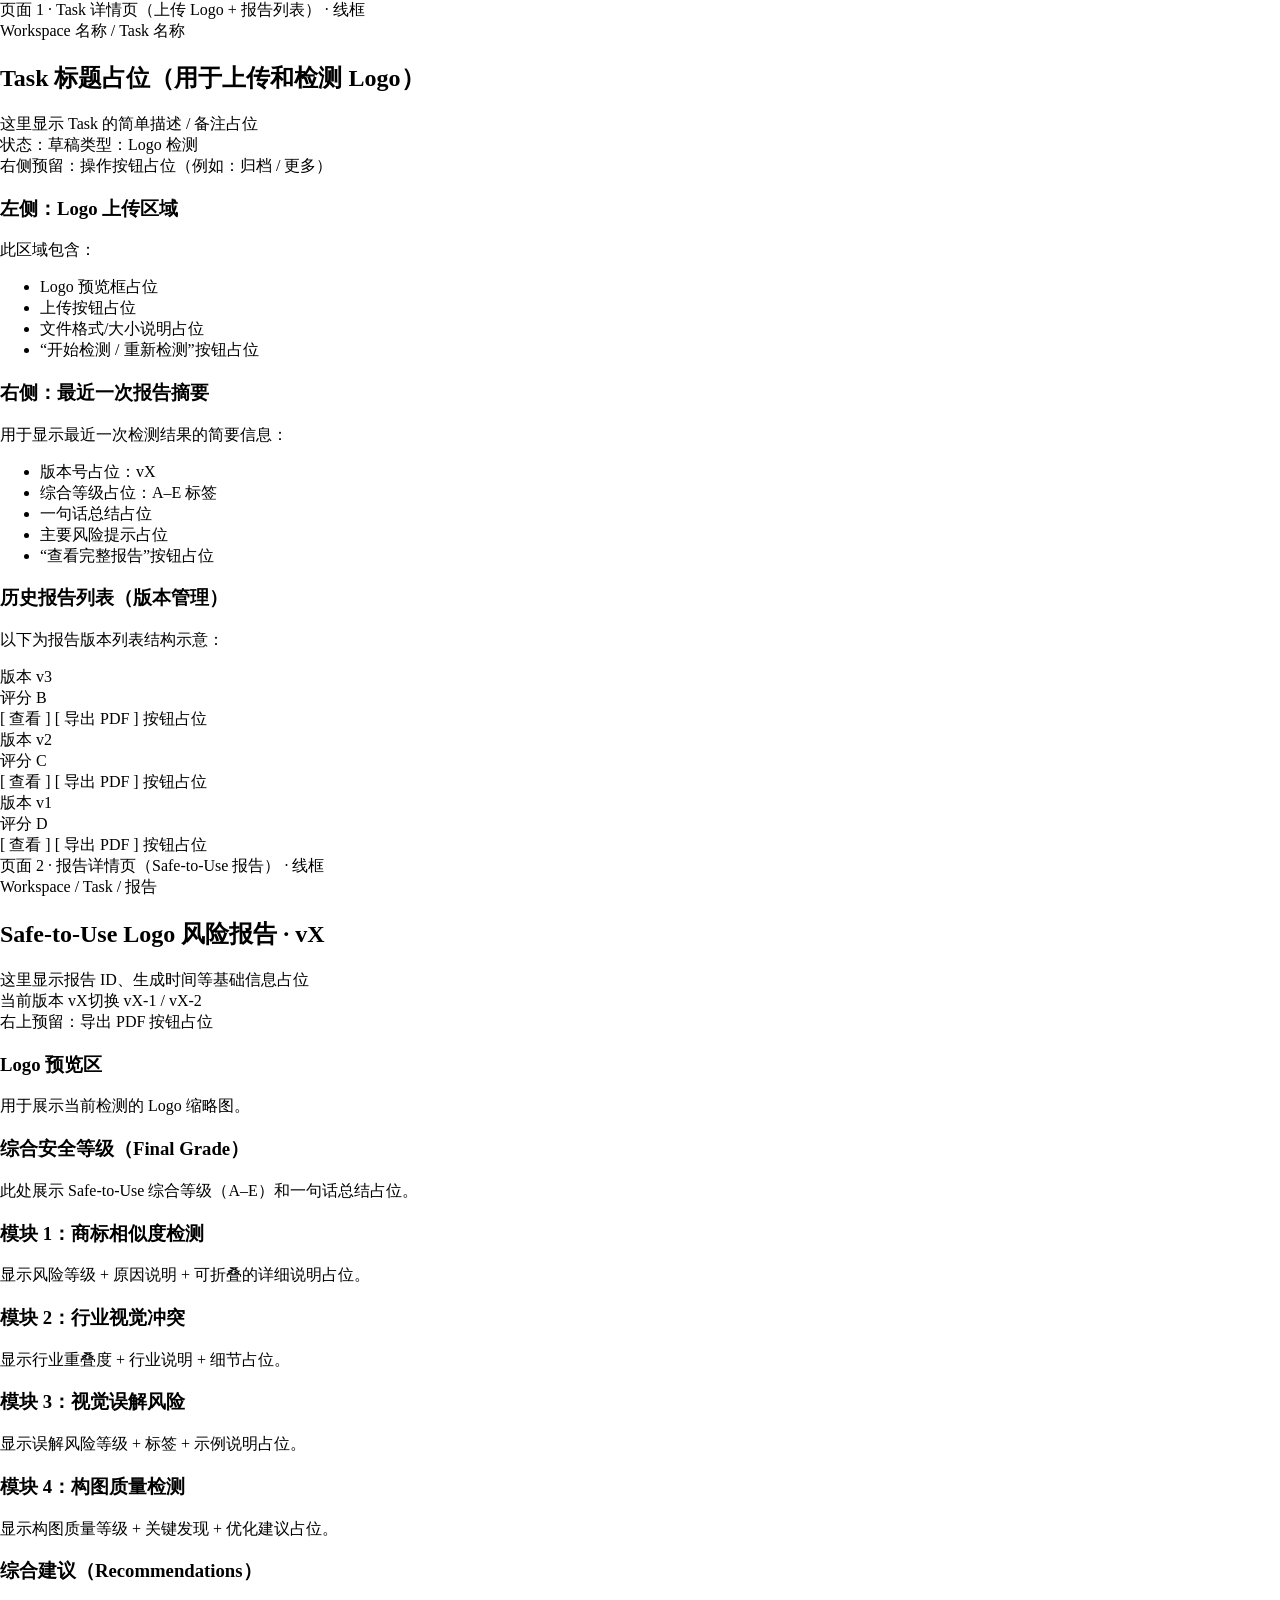
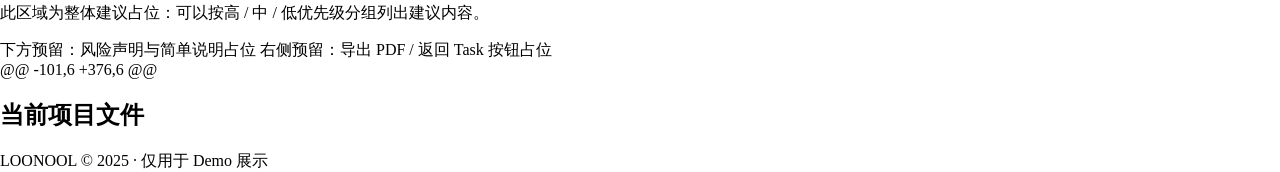
<file: index.html>
<!DOCTYPE html>
<html lang="zh-CN">
<head>
  <meta charset="UTF-8" />
<meta charset="UTF-8" />
  <title>Logo 风险检测工具 · UI 线框图</title>
<title>LOONOOL · Demo 主页</title>
  <meta name="viewport" content="width=device-width, initial-scale=1" />
<meta name="viewport" content="width=device-width, initial-scale=1" />

  <style>
    body {
      margin: 0;
<style>
    /* 基础 */
    * { box-sizing: border-box; }
body {
margin: 0;
padding: 0;
      font-family: -apple-system, BlinkMacSystemFont, "PingFang SC",
        "Microsoft YaHei", system-ui, sans-serif;
      background: #f3f4f6;
      color: #111827;
font-family: -apple-system, BlinkMacSystemFont, "PingFang SC",
"Microsoft YaHei", system-ui, sans-serif;
background: #f3f4f6;
color: #111827;
}
    .page {
      max-width: 1200px;
      margin: 24px auto 40px;
      padding: 0 16px;
    }
    h1, h2, h3 {
      margin: 0;
      font-weight: 600;
    }
    h1 { font-size: 22px; }
    h2 { font-size: 18px; margin-bottom: 6px; }
    h3 { font-size: 14px; margin-bottom: 4px; }

    /* 线框容器 */
    .wireframe-section {
      margin-bottom: 32px;
      border: 1px dashed #cbd5f5;
      border-radius: 10px;
      background: #ffffff;
      padding: 16px 16px 20px;
    }
    .wireframe-label {
      font-size: 13px;
      color: #6b7280;
      margin-bottom: 10px;
}

    .box {
      border: 1px solid #d1d5db;
      border-radius: 8px;
      padding: 10px;
      background: #f9fafb;
      font-size: 12px;
      color: #4b5563;
.container {
max-width: 800px;
margin: 60px auto;
padding: 0 20px;
text-align: center;
}
    .box + .box { margin-top: 8px; }

    .muted {
      color: #9ca3af;
      font-size: 11px;
}

    /* Task 页面布局 */
    .task-header {
      border-bottom: 1px solid #e5e7eb;
      padding-bottom: 10px;
h1 {
font-size: 28px;
font-weight: 700;
      margin-bottom: 12px;
margin-bottom: 12px;
      display: flex;
      justify-content: space-between;
      align-items: flex-end;
      gap: 12px;
}
    .task-header-left {
      display: flex;
      flex-direction: column;
      gap: 4px;
    }
    .breadcrumb {
      font-size: 11px;
      color: #9ca3af;
}
    .task-header-right {
      font-size: 11px;

p.desc {
font-size: 14px;
      color: #6b7280;
      margin-bottom: 36px;
color: #6b7280;
      text-align: right;
}
    .pill {
      display: inline-block;
      border-radius: 999px;
      border: 1px dashed #9ca3af;
      padding: 2px 8px;
      font-size: 10px;
      margin-left: 4px;
      margin-bottom: 36px;
}

    .task-main-grid {
      display: grid;
      grid-template-columns: minmax(0, 1.1fr) minmax(0, 1.4fr);
      gap: 16px;
      margin-bottom: 16px;
.button {
display: inline-block;
padding: 14px 26px;
@@ -44,40 +118,241 @@
font-size: 15px;
font-weight: 600;
transition: all 0.2s ease;
    }
}

    .logo-upload-area {
      min-height: 180px;
    }
    .recent-report-area {
      min-height: 180px;
.button:hover {
background: #1d4ed8;
    }
}

    .history-table {
      margin-top: 8px;
      border-radius: 8px;
.card {
margin-top: 40px;
      border: 1px solid #e5e7eb;
border: 1px solid #e5e7eb;
      padding: 8px;
      background: #f9fafb;
      font-size: 12px;
    }
    .history-row {
      display: grid;
      grid-template-columns: 80px 80px 1fr;
      gap: 8px;
      padding: 6px 4px;
      border-bottom: 1px dashed #e5e7eb;
    }
    .history-row:last-child {
      border-bottom: none;
    }

    /* 报告详情页布局 */
    .report-grid {
      display: grid;
      grid-template-columns: minmax(0, 1.1fr) minmax(0, 1.5fr);
      gap: 16px;
      margin-top: 12px;
    }
    .report-left, .report-right {
      display: flex;
      flex-direction: column;
      gap: 10px;
    }

    .logo-preview-box {
      height: 160px;
padding: 20px;
border-radius: 12px;
background: white;
text-align: left;
}

    .grade-box {
      min-height: 80px;
}

    .module-card {
      min-height: 80px;
.card h2 {
font-size: 20px;
margin-bottom: 10px;
    }
}

    .recommendation-box {
      min-height: 80px;
.card p {
font-size: 14px;
color: #4b5563;
line-height: 1.6;
margin-bottom: 6px;
    }
}

    .footer-bar {
      margin-top: 14px;
      border-top: 1px solid #e5e7eb;
      padding-top: 8px;
      font-size: 11px;
      display: flex;
      justify-content: space-between;
footer {
margin-top: 60px;
font-size: 12px;
      color: #9ca3af;
color: #9ca3af;
}

    /* 响应式 */
    @media (max-width: 900px) {
      .task-main-grid,
      .report-grid {
        grid-template-columns: minmax(0, 1fr);
      }
}
  </style>
</style>
</head>
<body>
  <div class="page">

    <!-- Task 页面线框 -->
    <section class="wireframe-section">
      <div class="wireframe-label">页面 1 · Task 详情页（上传 Logo + 报告列表） · 线框</div>

      <!-- Header -->
      <div class="task-header">
        <div class="task-header-left">
          <div class="breadcrumb">Workspace 名称 / Task 名称</div>
          <h1>Task 标题占位（用于上传和检测 Logo）</h1>
          <span class="muted">这里显示 Task 的简单描述 / 备注占位</span>
        </div>
        <div class="task-header-right">
          <div><span class="pill">状态：草稿</span><span class="pill">类型：Logo 检测</span></div>
          <div>右侧预留：操作按钮占位（例如：归档 / 更多）</div>
        </div>
      </div>

      <!-- 主区域：左上传 / 右最近报告 -->
      <div class="task-main-grid">
        <!-- 左侧：Logo 上传区域 -->
        <div class="box logo-upload-area">
          <h3>左侧：Logo 上传区域</h3>
          <p class="muted">此区域包含：</p>
          <ul class="muted">
            <li>Logo 预览框占位</li>
            <li>上传按钮占位</li>
            <li>文件格式/大小说明占位</li>
            <li>“开始检测 / 重新检测”按钮占位</li>
          </ul>
        </div>

        <!-- 右侧：最新报告摘要 -->
        <div class="box recent-report-area">
          <h3>右侧：最近一次报告摘要</h3>
          <p class="muted">用于显示最近一次检测结果的简要信息：</p>
          <ul class="muted">
            <li>版本号占位：vX</li>
            <li>综合等级占位：A–E 标签</li>
            <li>一句话总结占位</li>
            <li>主要风险提示占位</li>
            <li>“查看完整报告”按钮占位</li>
          </ul>
        </div>
      </div>

      <!-- 历史报告列表 -->
      <div class="box">
        <h3>历史报告列表（版本管理）</h3>
        <p class="muted">以下为报告版本列表结构示意：</p>
        <div class="history-table">
          <div class="history-row">
            <div>版本 v3</div>
            <div>评分 B</div>
            <div class="muted">[ 查看 ] [ 导出 PDF ] 按钮占位</div>
          </div>
          <div class="history-row">
            <div>版本 v2</div>
            <div>评分 C</div>
            <div class="muted">[ 查看 ] [ 导出 PDF ] 按钮占位</div>
          </div>
          <div class="history-row">
            <div>版本 v1</div>
            <div>评分 D</div>
            <div class="muted">[ 查看 ] [ 导出 PDF ] 按钮占位</div>
          </div>
        </div>
      </div>
    </section>

    <!-- 报告详情页线框 -->
    <section class="wireframe-section">
      <div class="wireframe-label">页面 2 · 报告详情页（Safe-to-Use 报告） · 线框</div>

      <!-- Header -->
      <div class="task-header">
        <div class="task-header-left">
          <div class="breadcrumb">Workspace / Task / 报告</div>
          <h1>Safe-to-Use Logo 风险报告 · vX</h1>
          <span class="muted">这里显示报告 ID、生成时间等基础信息占位</span>
        </div>
        <div class="task-header-right">
          <div><span class="pill">当前版本 vX</span><span class="pill">切换 vX-1 / vX-2</span></div>
          <div>右上预留：导出 PDF 按钮占位</div>
        </div>
      </div>

      <!-- 左：Logo + 综合等级   右：模块卡片 -->
      <div class="report-grid">
        <!-- 左列 -->
        <div class="report-left">
          <div class="box logo-preview-box">
            <h3>Logo 预览区</h3>
            <p class="muted">用于展示当前检测的 Logo 缩略图。</p>
          </div>
          <div class="box grade-box">
            <h3>综合安全等级（Final Grade）</h3>
            <p class="muted">
              此处展示 Safe-to-Use 综合等级（A–E）和一句话总结占位。
            </p>
          </div>
        </div>

        <!-- 右列：四大模块 -->
        <div class="report-right">
          <div class="box module-card">
            <h3>模块 1：商标相似度检测</h3>
            <p class="muted">显示风险等级 + 原因说明 + 可折叠的详细说明占位。</p>
          </div>
          <div class="box module-card">
            <h3>模块 2：行业视觉冲突</h3>
            <p class="muted">显示行业重叠度 + 行业说明 + 细节占位。</p>
          </div>
          <div class="box module-card">
            <h3>模块 3：视觉误解风险</h3>
            <p class="muted">显示误解风险等级 + 标签 + 示例说明占位。</p>
          </div>
          <div class="box module-card">
            <h3>模块 4：构图质量检测</h3>
            <p class="muted">显示构图质量等级 + 关键发现 + 优化建议占位。</p>
          </div>
        </div>
      </div>

      <!-- 综合建议 -->
      <div class="box recommendation-box" style="margin-top: 12px;">
        <h3>综合建议（Recommendations）</h3>
        <p class="muted">
          此区域为整体建议占位：可以按高 / 中 / 低优先级分组列出建议内容。
        </p>
      </div>

      <!-- Footer 操作栏 -->
      <div class="footer-bar">
        <span>下方预留：风险声明与简单说明占位</span>
        <span>右侧预留：导出 PDF / 返回 Task 按钮占位</span>
      </div>
    </section>

<body>
<div class="container">
@@ -101,6 +376,6 @@ <h2>当前项目文件</h2>
<footer>
LOONOOL © 2025 · 仅用于 Demo 展示
</footer>
  </div>
</div>
</body>
</html>
</file>
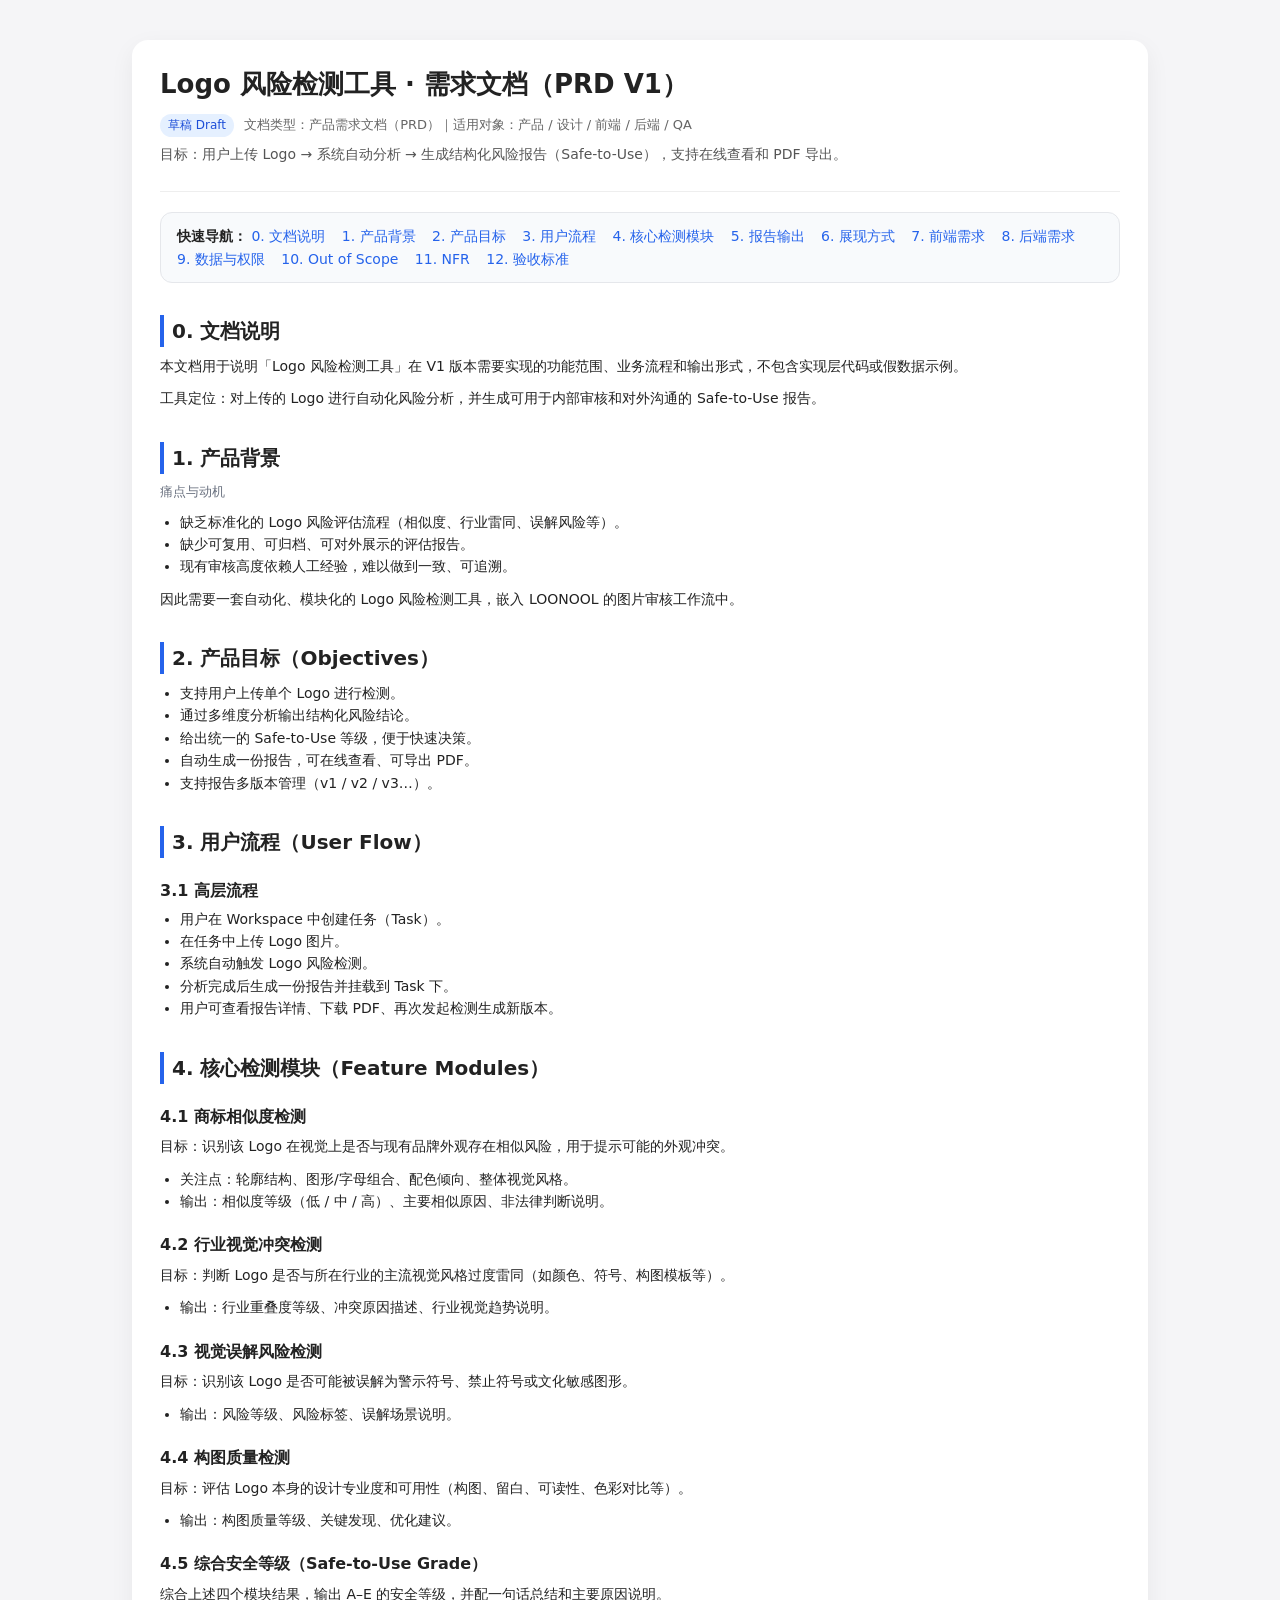
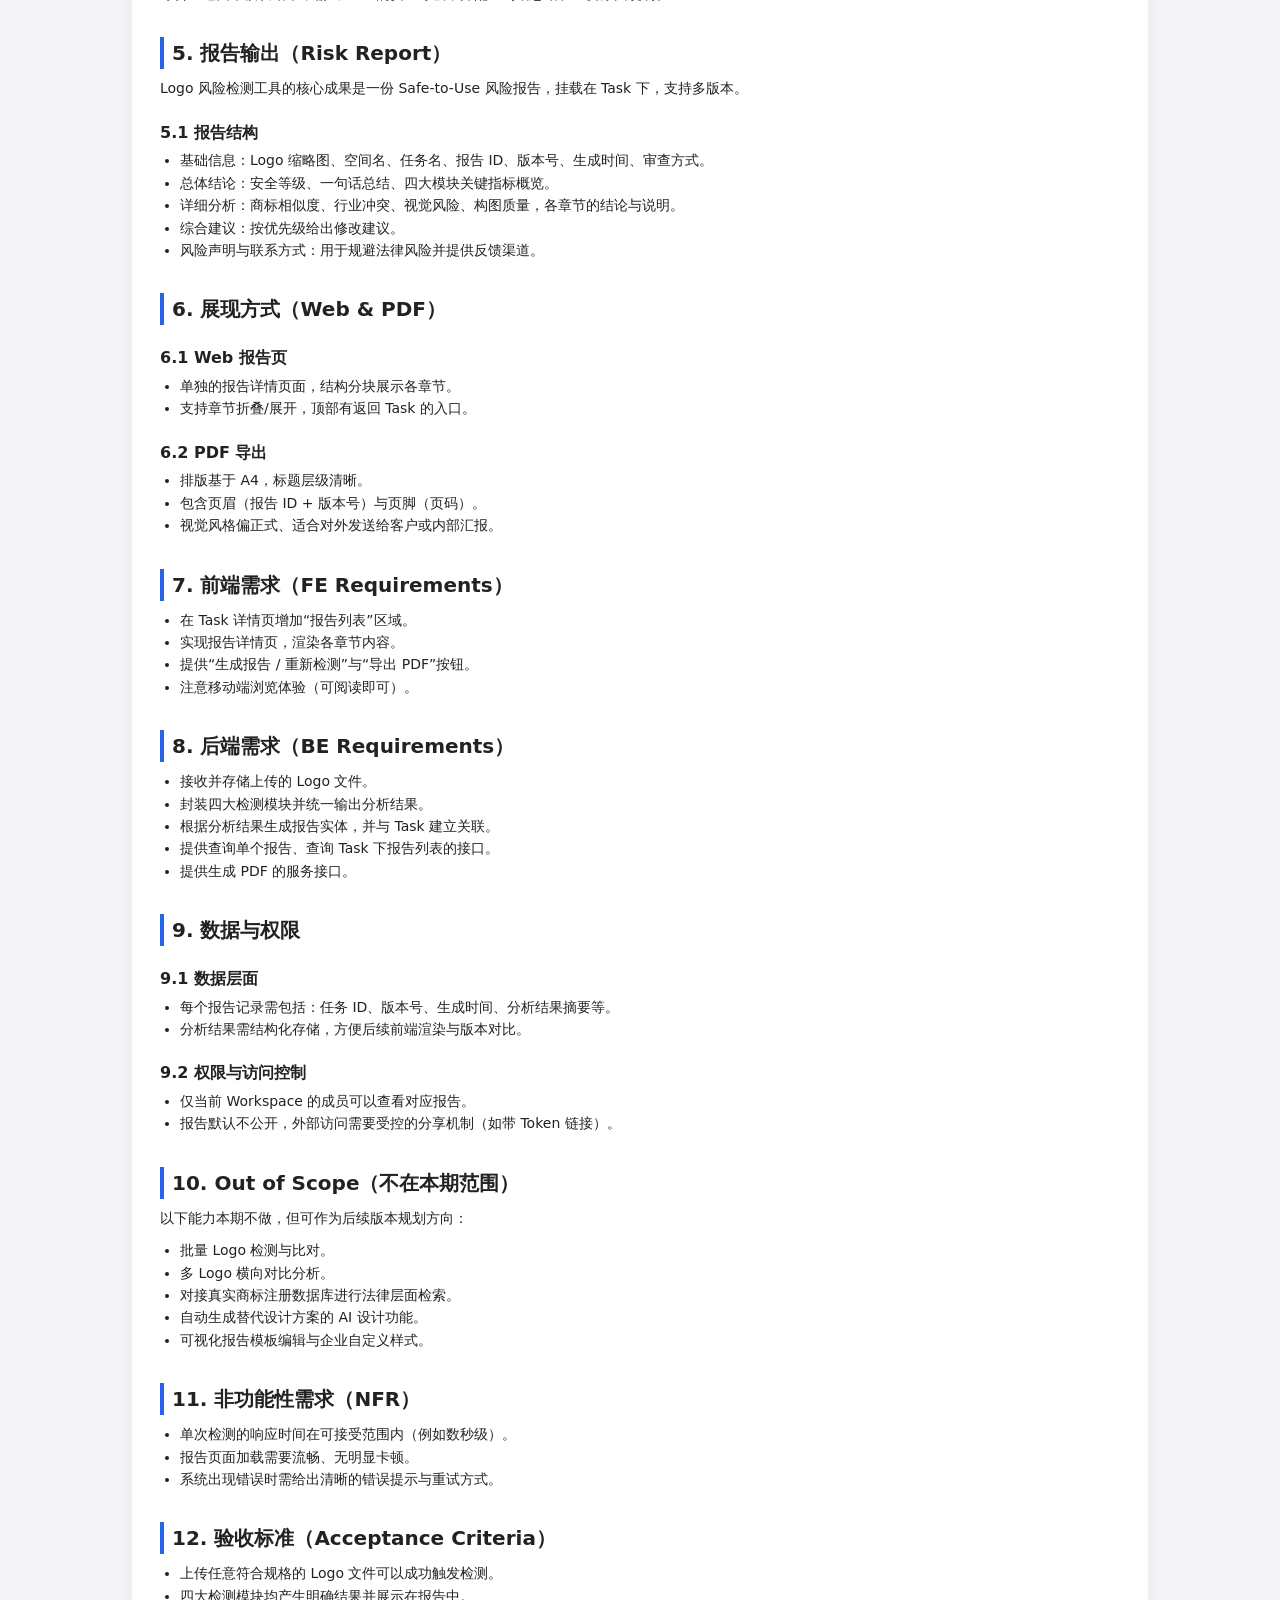
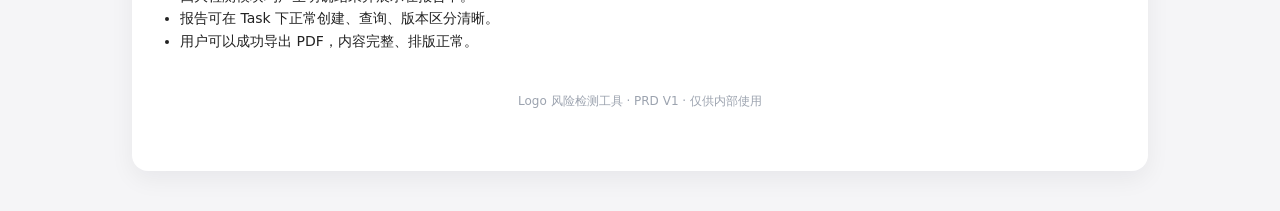
<file: logo-risk-prd.html>
<!DOCTYPE html>
<html lang="zh-CN">
<head>
  <meta charset="UTF-8" />
  <title>Logo 风险检测工具 · 需求文档（PRD V1）</title>
  <meta name="viewport" content="width=device-width, initial-scale=1" />
  <style>
    /* ====== 基础排版样式（可随时换成你自己的） ====== */
    body {
      margin: 0;
      font-family: -apple-system, BlinkMacSystemFont, "PingFang SC",
        "Microsoft YaHei", system-ui, sans-serif;
      line-height: 1.6;
      color: #222;
      background: #f5f5f7;
    }

    .page {
      max-width: 960px;
      margin: 40px auto;
      padding: 24px 28px 60px;
      background: #fff;
      border-radius: 16px;
      box-shadow: 0 8px 24px rgba(15, 23, 42, 0.06);
    }

    header {
      border-bottom: 1px solid #eee;
      padding-bottom: 16px;
      margin-bottom: 20px;
    }

    header h1 {
      margin: 0 0 8px;
      font-size: 26px;
    }

    header .sub {
      font-size: 13px;
      color: #666;
    }

    nav {
      margin: 12px 0 24px;
      padding: 12px 16px;
      border-radius: 12px;
      background: #f8fafc;
      border: 1px solid #e5e7eb;
      font-size: 14px;
    }

    nav a {
      color: #2563eb;
      text-decoration: none;
      margin-right: 12px;
      white-space: nowrap;
    }

    nav a:hover {
      text-decoration: underline;
    }

    h2 {
      margin-top: 32px;
      margin-bottom: 8px;
      font-size: 20px;
      border-left: 4px solid #2563eb;
      padding-left: 8px;
    }

    h3 {
      margin-top: 20px;
      margin-bottom: 4px;
      font-size: 16px;
    }

    p {
      margin: 6px 0 10px;
      font-size: 14px;
    }

    ul {
      margin: 4px 0 10px 20px;
      padding: 0;
      font-size: 14px;
    }

    .tagline {
      font-size: 14px;
      color: #555;
    }

    .section-meta {
      font-size: 13px;
      color: #6b7280;
      margin-bottom: 8px;
    }

    .pill {
      display: inline-block;
      padding: 2px 8px;
      border-radius: 999px;
      font-size: 12px;
      background: #e5f0ff;
      color: #1d4ed8;
      margin-right: 6px;
    }

    footer {
      margin-top: 40px;
      font-size: 12px;
      color: #9ca3af;
      text-align: center;
    }
  </style>
</head>

<body>
  <div class="page">
    <!-- 顶部标题区 -->
    <header>
      <h1>Logo 风险检测工具 · 需求文档（PRD V1）</h1>
      <div class="sub">
        <span class="pill">草稿 Draft</span>
        <span>文档类型：产品需求文档（PRD）｜适用对象：产品 / 设计 / 前端 / 后端 / QA</span>
      </div>
      <p class="tagline">
        目标：用户上传 Logo → 系统自动分析 → 生成结构化风险报告（Safe-to-Use），支持在线查看和 PDF 导出。
      </p>
    </header>

    <!-- 简易目录导航，可以锚点跳转到各章节 -->
    <nav>
      <strong>快速导航：</strong>
      <a href="#sec0">0. 文档说明</a>
      <a href="#sec1">1. 产品背景</a>
      <a href="#sec2">2. 产品目标</a>
      <a href="#sec3">3. 用户流程</a>
      <a href="#sec4">4. 核心检测模块</a>
      <a href="#sec5">5. 报告输出</a>
      <a href="#sec6">6. 展现方式</a>
      <a href="#sec7">7. 前端需求</a>
      <a href="#sec8">8. 后端需求</a>
      <a href="#sec9">9. 数据与权限</a>
      <a href="#sec10">10. Out of Scope</a>
      <a href="#sec11">11. NFR</a>
      <a href="#sec12">12. 验收标准</a>
    </nav>

    <!-- 0. 文档说明 -->
    <section id="sec0">
      <h2>0. 文档说明</h2>
      <p>
        本文档用于说明「Logo 风险检测工具」在 V1 版本需要实现的功能范围、业务流程和输出形式，不包含实现层代码或假数据示例。
      </p>
      <p>
        工具定位：对上传的 Logo 进行自动化风险分析，并生成可用于内部审核和对外沟通的 Safe-to-Use 报告。
      </p>
    </section>

    <!-- 1. 产品背景 -->
    <section id="sec1">
      <h2>1. 产品背景</h2>
      <p class="section-meta">痛点与动机</p>
      <ul>
        <li>缺乏标准化的 Logo 风险评估流程（相似度、行业雷同、误解风险等）。</li>
        <li>缺少可复用、可归档、可对外展示的评估报告。</li>
        <li>现有审核高度依赖人工经验，难以做到一致、可追溯。</li>
      </ul>
      <p>
        因此需要一套自动化、模块化的 Logo 风险检测工具，嵌入 LOONOOL 的图片审核工作流中。
      </p>
    </section>

    <!-- 2. 产品目标 -->
    <section id="sec2">
      <h2>2. 产品目标（Objectives）</h2>
      <ul>
        <li>支持用户上传单个 Logo 进行检测。</li>
        <li>通过多维度分析输出结构化风险结论。</li>
        <li>给出统一的 Safe-to-Use 等级，便于快速决策。</li>
        <li>自动生成一份报告，可在线查看、可导出 PDF。</li>
        <li>支持报告多版本管理（v1 / v2 / v3…）。</li>
      </ul>
    </section>

    <!-- 3. 用户流程 -->
    <section id="sec3">
      <h2>3. 用户流程（User Flow）</h2>
      <h3>3.1 高层流程</h3>
      <ul>
        <li>用户在 Workspace 中创建任务（Task）。</li>
        <li>在任务中上传 Logo 图片。</li>
        <li>系统自动触发 Logo 风险检测。</li>
        <li>分析完成后生成一份报告并挂载到 Task 下。</li>
        <li>用户可查看报告详情、下载 PDF、再次发起检测生成新版本。</li>
      </ul>
    </section>

    <!-- 4. 核心检测模块 -->
    <section id="sec4">
      <h2>4. 核心检测模块（Feature Modules）</h2>

      <h3>4.1 商标相似度检测</h3>
      <p>
        目标：识别该 Logo 在视觉上是否与现有品牌外观存在相似风险，用于提示可能的外观冲突。
      </p>
      <ul>
        <li>关注点：轮廓结构、图形/字母组合、配色倾向、整体视觉风格。</li>
        <li>输出：相似度等级（低 / 中 / 高）、主要相似原因、非法律判断说明。</li>
      </ul>

      <h3>4.2 行业视觉冲突检测</h3>
      <p>
        目标：判断 Logo 是否与所在行业的主流视觉风格过度雷同（如颜色、符号、构图模板等）。
      </p>
      <ul>
        <li>输出：行业重叠度等级、冲突原因描述、行业视觉趋势说明。</li>
      </ul>

      <h3>4.3 视觉误解风险检测</h3>
      <p>
        目标：识别该 Logo 是否可能被误解为警示符号、禁止符号或文化敏感图形。
      </p>
      <ul>
        <li>输出：风险等级、风险标签、误解场景说明。</li>
      </ul>

      <h3>4.4 构图质量检测</h3>
      <p>
        目标：评估 Logo 本身的设计专业度和可用性（构图、留白、可读性、色彩对比等）。
      </p>
      <ul>
        <li>输出：构图质量等级、关键发现、优化建议。</li>
      </ul>

      <h3>4.5 综合安全等级（Safe-to-Use Grade）</h3>
      <p>
        综合上述四个模块结果，输出 A–E 的安全等级，并配一句话总结和主要原因说明。
      </p>
    </section>

    <!-- 5. 报告输出 -->
    <section id="sec5">
      <h2>5. 报告输出（Risk Report）</h2>
      <p>
        Logo 风险检测工具的核心成果是一份 Safe-to-Use 风险报告，挂载在 Task 下，支持多版本。
      </p>

      <h3>5.1 报告结构</h3>
      <ul>
        <li>基础信息：Logo 缩略图、空间名、任务名、报告 ID、版本号、生成时间、审查方式。</li>
        <li>总体结论：安全等级、一句话总结、四大模块关键指标概览。</li>
        <li>详细分析：商标相似度、行业冲突、视觉风险、构图质量，各章节的结论与说明。</li>
        <li>综合建议：按优先级给出修改建议。</li>
        <li>风险声明与联系方式：用于规避法律风险并提供反馈渠道。</li>
      </ul>
    </section>

    <!-- 6. 展现方式 -->
    <section id="sec6">
      <h2>6. 展现方式（Web & PDF）</h2>
      <h3>6.1 Web 报告页</h3>
      <ul>
        <li>单独的报告详情页面，结构分块展示各章节。</li>
        <li>支持章节折叠/展开，顶部有返回 Task 的入口。</li>
      </ul>

      <h3>6.2 PDF 导出</h3>
      <ul>
        <li>排版基于 A4，标题层级清晰。</li>
        <li>包含页眉（报告 ID + 版本号）与页脚（页码）。</li>
        <li>视觉风格偏正式、适合对外发送给客户或内部汇报。</li>
      </ul>
    </section>

    <!-- 7. 前端需求 -->
    <section id="sec7">
      <h2>7. 前端需求（FE Requirements）</h2>
      <ul>
        <li>在 Task 详情页增加“报告列表”区域。</li>
        <li>实现报告详情页，渲染各章节内容。</li>
        <li>提供“生成报告 / 重新检测”与“导出 PDF”按钮。</li>
        <li>注意移动端浏览体验（可阅读即可）。</li>
      </ul>
    </section>

    <!-- 8. 后端需求 -->
    <section id="sec8">
      <h2>8. 后端需求（BE Requirements）</h2>
      <ul>
        <li>接收并存储上传的 Logo 文件。</li>
        <li>封装四大检测模块并统一输出分析结果。</li>
        <li>根据分析结果生成报告实体，并与 Task 建立关联。</li>
        <li>提供查询单个报告、查询 Task 下报告列表的接口。</li>
        <li>提供生成 PDF 的服务接口。</li>
      </ul>
    </section>

    <!-- 9. 数据与权限 -->
    <section id="sec9">
      <h2>9. 数据与权限</h2>
      <h3>9.1 数据层面</h3>
      <ul>
        <li>每个报告记录需包括：任务 ID、版本号、生成时间、分析结果摘要等。</li>
        <li>分析结果需结构化存储，方便后续前端渲染与版本对比。</li>
      </ul>

      <h3>9.2 权限与访问控制</h3>
      <ul>
        <li>仅当前 Workspace 的成员可以查看对应报告。</li>
        <li>报告默认不公开，外部访问需要受控的分享机制（如带 Token 链接）。</li>
      </ul>
    </section>

    <!-- 10. Out of Scope -->
    <section id="sec10">
      <h2>10. Out of Scope（不在本期范围）</h2>
      <p>
        以下能力本期不做，但可作为后续版本规划方向：
      </p>
      <ul>
        <li>批量 Logo 检测与比对。</li>
        <li>多 Logo 横向对比分析。</li>
        <li>对接真实商标注册数据库进行法律层面检索。</li>
        <li>自动生成替代设计方案的 AI 设计功能。</li>
        <li>可视化报告模板编辑与企业自定义样式。</li>
      </ul>
    </section>

    <!-- 11. 非功能性需求 -->
    <section id="sec11">
      <h2>11. 非功能性需求（NFR）</h2>
      <ul>
        <li>单次检测的响应时间在可接受范围内（例如数秒级）。</li>
        <li>报告页面加载需要流畅、无明显卡顿。</li>
        <li>系统出现错误时需给出清晰的错误提示与重试方式。</li>
      </ul>
    </section>

    <!-- 12. 验收标准 -->
    <section id="sec12">
      <h2>12. 验收标准（Acceptance Criteria）</h2>
      <ul>
        <li>上传任意符合规格的 Logo 文件可以成功触发检测。</li>
        <li>四大检测模块均产生明确结果并展示在报告中。</li>
        <li>报告可在 Task 下正常创建、查询、版本区分清晰。</li>
        <li>用户可以成功导出 PDF，内容完整、排版正常。</li>
      </ul>
    </section>

    <footer>
      Logo 风险检测工具 · PRD V1 · 仅供内部使用
    </footer>
  </div>
</body>
</html>
</file>
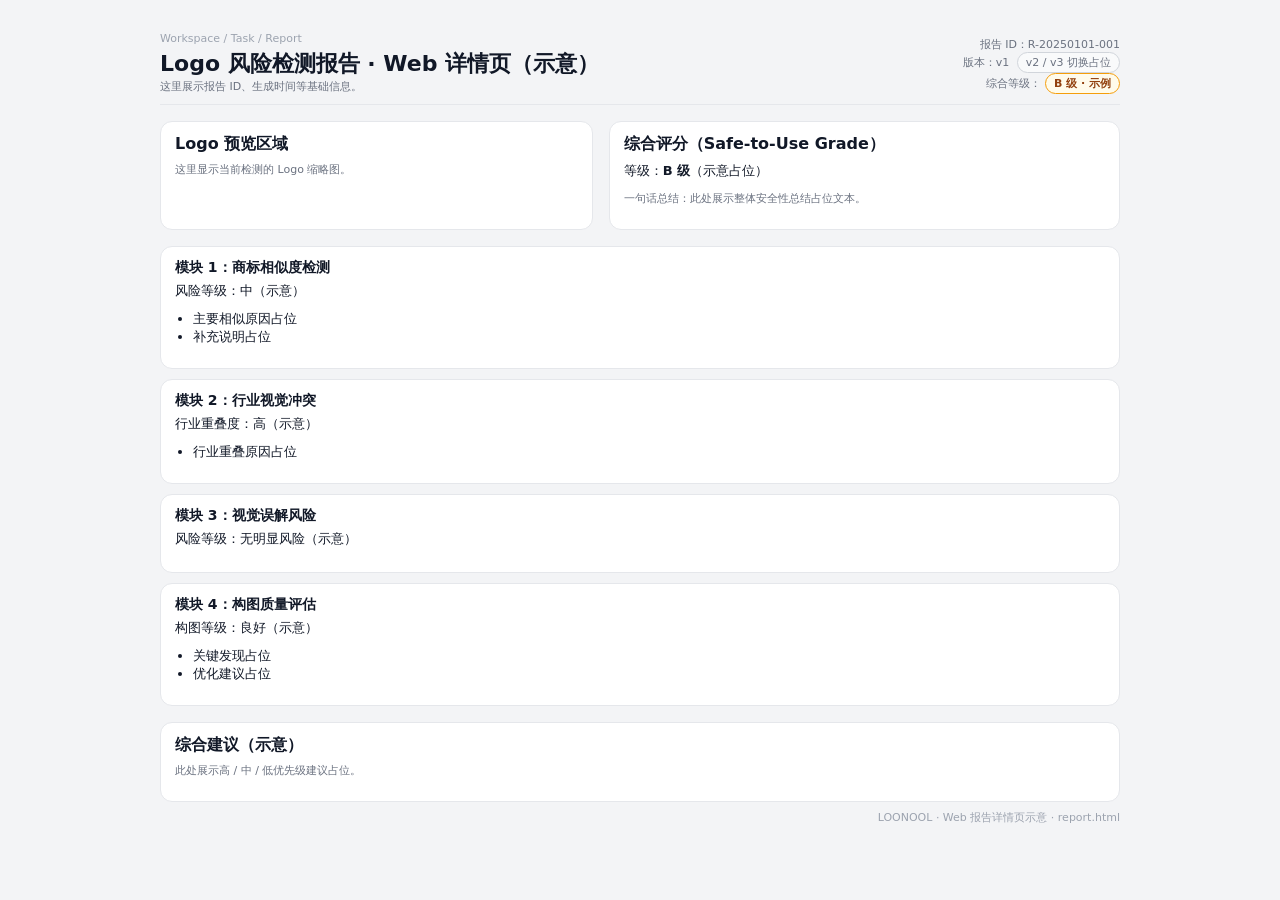
<file: report.html>
<!DOCTYPE html>
<html lang="zh-CN">
<head>
  <meta charset="UTF-8" />
  <title>Logo 风险检测报告 · Web 报告详情</title>
  <meta name="viewport" content="width=device-width, initial-scale=1" />
  <style>
    body {
      margin: 0;
      padding: 0;
      font-family: -apple-system, BlinkMacSystemFont, "PingFang SC",
        "Microsoft YaHei", system-ui, sans-serif;
      background: #f3f4f6;
      color: #111827;
    }

    .page {
      max-width: 960px;
      margin: 32px auto 40px;
      padding: 0 16px;
    }

    .header {
      display: flex;
      justify-content: space-between;
      align-items: flex-end;
      gap: 12px;
      border-bottom: 1px solid #e5e7eb;
      padding-bottom: 10px;
      margin-bottom: 16px;
    }

    .breadcrumb {
      font-size: 11px;
      color: #9ca3af;
      margin-bottom: 4px;
    }

    h1 {
      font-size: 22px;
      margin: 0;
    }

    .meta {
      font-size: 11px;
      color: #6b7280;
      text-align: right;
    }

    .pill {
      display: inline-block;
      padding: 2px 8px;
      border-radius: 999px;
      border: 1px solid #d1d5db;
      background: #f9fafb;
      font-size: 11px;
      margin-left: 4px;
    }

    .pill-grade {
      border-color: #f59e0b;
      background: #fffbeb;
      color: #92400e;
      font-weight: 600;
    }

    .grid {
      display: grid;
      grid-template-columns: minmax(0, 1.1fr) minmax(0, 1.3fr);
      gap: 16px;
      margin-bottom: 16px;
    }

    .card {
      background: #ffffff;
      border-radius: 12px;
      border: 1px solid #e5e7eb;
      padding: 12px 14px 14px;
      font-size: 13px;
    }

    .card h2 {
      font-size: 16px;
      margin: 0 0 6px;
    }

    .card h3 {
      font-size: 14px;
      margin: 0 0 4px;
    }

    p {
      margin: 4px 0 8px;
      font-size: 13px;
      line-height: 1.6;
    }

    ul {
      margin: 4px 0 8px 18px;
      padding: 0;
      font-size: 13px;
    }

    .muted {
      font-size: 11px;
      color: #6b7280;
    }

    .modules {
      display: grid;
      grid-template-columns: minmax(0, 1fr);
      gap: 10px;
      margin-bottom: 16px;
    }

    .footer {
      font-size: 11px;
      color: #9ca3af;
      text-align: right;
      margin-top: 8px;
    }

    @media (max-width: 900px) {
      .grid {
        grid-template-columns: minmax(0, 1fr);
      }
    }
  </style>
</head>
<body>
  <div class="page">
    <header class="header">
      <div>
        <div class="breadcrumb">Workspace / Task / Report</div>
        <h1>Logo 风险检测报告 · Web 详情页（示意）</h1>
        <div class="muted">这里展示报告 ID、生成时间等基础信息。</div>
      </div>
      <div class="meta">
        <div>报告 ID：R-20250101-001</div>
        <div>版本：v1 <span class="pill">v2 / v3 切换占位</span></div>
        <div>综合等级：<span class="pill pill-grade">B 级 · 示例</span></div>
      </div>
    </header>

    <section class="grid">
      <div class="card">
        <h2>Logo 预览区域</h2>
        <p class="muted">这里显示当前检测的 Logo 缩略图。</p>
      </div>
      <div class="card">
        <h2>综合评分（Safe-to-Use Grade）</h2>
        <p>等级：<strong>B 级</strong>（示意占位）</p>
        <p class="muted">
          一句话总结：此处展示整体安全性总结占位文本。
        </p>
      </div>
    </section>

    <section class="modules">
      <div class="card">
        <h3>模块 1：商标相似度检测</h3>
        <p>风险等级：中（示意）</p>
        <ul>
          <li>主要相似原因占位</li>
          <li>补充说明占位</li>
        </ul>
      </div>

      <div class="card">
        <h3>模块 2：行业视觉冲突</h3>
        <p>行业重叠度：高（示意）</p>
        <ul>
          <li>行业重叠原因占位</li>
        </ul>
      </div>

      <div class="card">
        <h3>模块 3：视觉误解风险</h3>
        <p>风险等级：无明显风险（示意）</p>
      </div>

      <div class="card">
        <h3>模块 4：构图质量评估</h3>
        <p>构图等级：良好（示意）</p>
        <ul>
          <li>关键发现占位</li>
          <li>优化建议占位</li>
        </ul>
      </div>
    </section>

    <section class="card">
      <h2>综合建议（示意）</h2>
      <p class="muted">此处展示高 / 中 / 低优先级建议占位。</p>
    </section>

    <div class="footer">
      LOONOOL · Web 报告详情页示意 · report.html
    </div>
  </div>
</body>
</html>
</file>
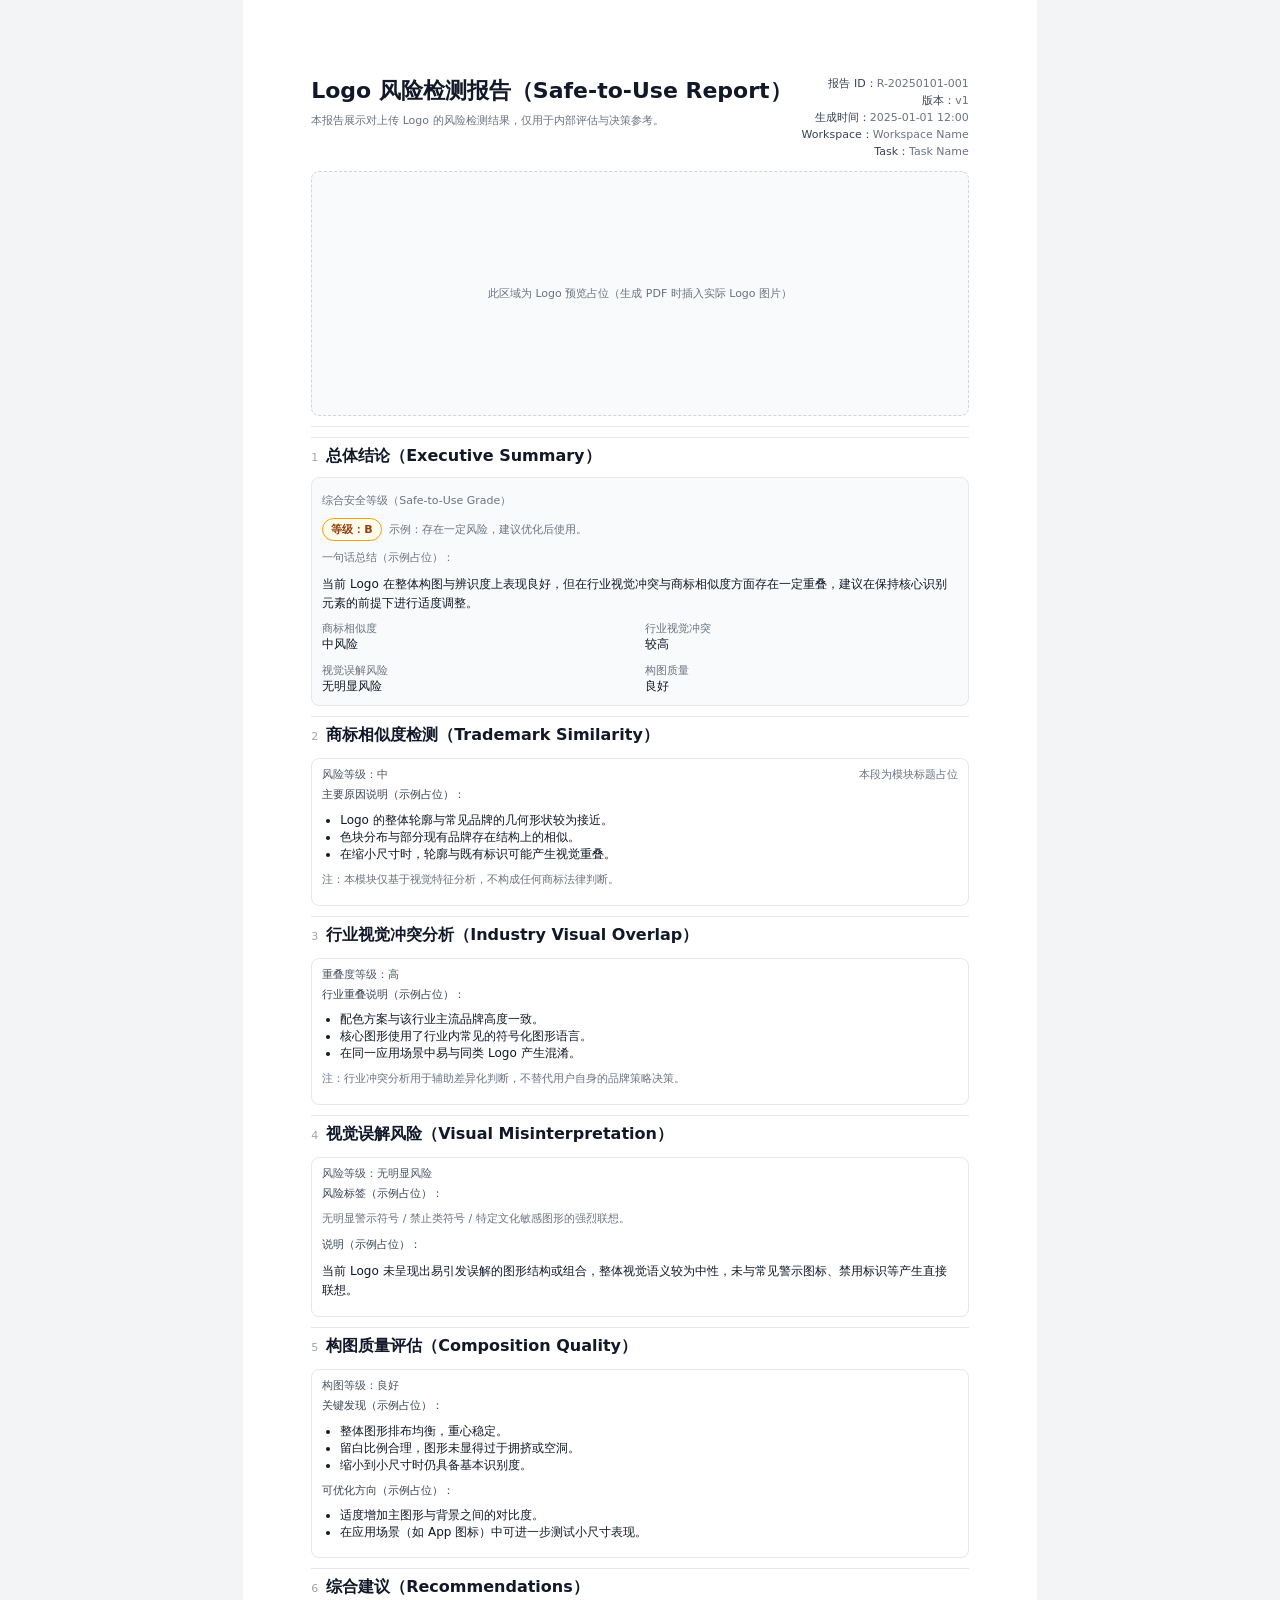
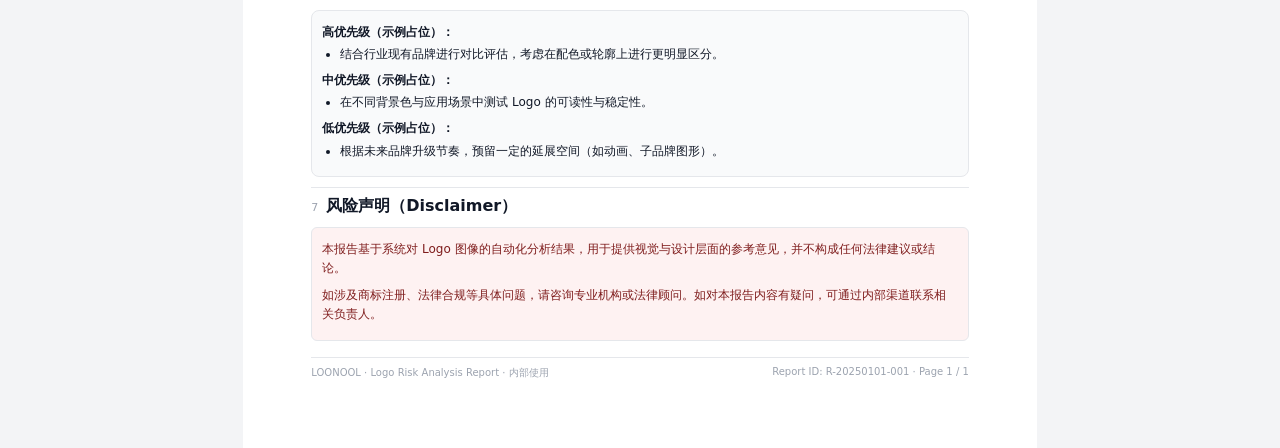
<file: report.pdf.html>
<!DOCTYPE html>
<html lang="zh-CN">
<head>
  <meta charset="UTF-8" />
  <title>Logo 风险检测报告 · Safe-to-Use Report</title>
  <meta name="viewport" content="width=device-width, initial-scale=1" />
  <style>
    /* 打印相关设置：A4 竖版 */
    @page {
      size: A4;
      margin: 20mm;
    }

    * {
      box-sizing: border-box;
    }

    body {
      margin: 0;
      font-family: -apple-system, BlinkMacSystemFont, "PingFang SC",
        "Microsoft YaHei", system-ui, sans-serif;
      color: #111827;
      background: #f3f4f6;
    }

    .page {
      width: 210mm;
      min-height: 297mm;
      margin: 0 auto;
      padding: 20mm 18mm 18mm;
      background: #ffffff;
    }

    h1, h2, h3, h4 {
      margin: 0;
      font-weight: 600;
      color: #111827;
    }

    h1 {
      font-size: 22px;
      margin-bottom: 6px;
    }

    h2 {
      font-size: 16px;
      margin-bottom: 6px;
    }

    h3 {
      font-size: 14px;
      margin-bottom: 4px;
    }

    p {
      margin: 4px 0 8px;
      font-size: 12px;
      line-height: 1.6;
    }

    ul {
      margin: 4px 0 8px 18px;
      padding: 0;
      font-size: 12px;
    }

    .muted {
      color: #6b7280;
      font-size: 11px;
    }

    .label {
      font-size: 11px;
      color: #374151;
    }

    .pill {
      display: inline-block;
      padding: 2px 8px;
      border-radius: 999px;
      font-size: 11px;
      border: 1px solid #d1d5db;
      background: #f9fafb;
      margin-right: 4px;
    }

    .pill-grade {
      border-color: #f59e0b;
      background: #fffbeb;
      color: #92400e;
      font-weight: 600;
    }

    .header {
      border-bottom: 1px solid #e5e7eb;
      padding-bottom: 10px;
      margin-bottom: 10px;
    }

    .header-top {
      display: flex;
      justify-content: space-between;
      align-items: flex-start;
      gap: 8px;
    }

    .header-meta {
      text-align: right;
      font-size: 11px;
      color: #6b7280;
    }

    .header-meta-row {
      margin-bottom: 2px;
    }

    .logo-box {
      margin-top: 10px;
      border-radius: 8px;
      border: 1px dashed #d1d5db;
      background: #f9fafb;
      padding: 10px;
      text-align: center;
      font-size: 11px;
      color: #6b7280;
      height: 65mm; /* 预留 Logo 图片区域 */
      display: flex;
      justify-content: center;
      align-items: center;
    }

    .section {
      margin-top: 10px;
      padding-top: 8px;
      border-top: 1px solid #e5e7eb;
    }

    .section-header {
      margin-bottom: 4px;
      display: flex;
      justify-content: space-between;
      align-items: center;
    }

    .section-title-prefix {
      font-size: 11px;
      color: #9ca3af;
      margin-right: 4px;
    }

    .section-title {
      display: flex;
      align-items: baseline;
      gap: 4px;
    }

    .summary-card {
      border-radius: 8px;
      border: 1px solid #e5e7eb;
      background: #f9fafb;
      padding: 10px;
      margin-top: 4px;
    }

    .summary-grid {
      display: grid;
      grid-template-columns: minmax(0, 1.1fr) minmax(0, 1.1fr);
      gap: 10px;
      margin-top: 6px;
    }

    .summary-item-label {
      font-size: 11px;
      color: #6b7280;
    }

    .summary-item-value {
      font-size: 12px;
      color: #111827;
    }

    .module-box {
      border-radius: 8px;
      border: 1px solid #e5e7eb;
      padding: 8px 10px;
      margin-top: 6px;
    }

    .module-header-line {
      display: flex;
      justify-content: space-between;
      align-items: center;
      margin-bottom: 2px;
    }

    .module-level {
      font-size: 11px;
      color: #4b5563;
    }

    .recommend-card {
      border-radius: 8px;
      border: 1px solid #e5e7eb;
      padding: 8px 10px;
      margin-top: 6px;
      background: #f9fafb;
    }

    .recommend-group-title {
      font-size: 12px;
      font-weight: 600;
      margin-top: 4px;
      margin-bottom: 2px;
    }

    .disclaimer-box {
      border-radius: 6px;
      border: 1px solid #e5e7eb;
      padding: 8px 10px;
      background: #fef2f2;
      font-size: 11px;
      color: #7f1d1d;
    }

    .footer {
      margin-top: 16px;
      padding-top: 8px;
      border-top: 1px solid #e5e7eb;
      display: flex;
      justify-content: space-between;
      font-size: 10px;
      color: #9ca3af;
    }

    /* 分页示例：如需强制分页可给某些 section 加上此类 */
    .page-break {
      page-break-before: always;
    }
  </style>
</head>
<body>
  <div class="page">
    <!-- 头部信息 -->
    <header class="header">
      <div class="header-top">
        <div>
          <h1>Logo 风险检测报告（Safe-to-Use Report）</h1>
          <p class="muted">
            本报告展示对上传 Logo 的风险检测结果，仅用于内部评估与决策参考。
          </p>
        </div>
        <div class="header-meta">
          <div class="header-meta-row"><span class="label">报告 ID：</span>R-20250101-001</div>
          <div class="header-meta-row"><span class="label">版本：</span>v1</div>
          <div class="header-meta-row"><span class="label">生成时间：</span>2025-01-01 12:00</div>
          <div class="header-meta-row"><span class="label">Workspace：</span>Workspace Name</div>
          <div class="header-meta-row"><span class="label">Task：</span>Task Name</div>
        </div>
      </div>

      <div class="logo-box">
        <span>此区域为 Logo 预览占位（生成 PDF 时插入实际 Logo 图片）</span>
      </div>
    </header>

    <!-- 1. 总体结论 -->
    <section class="section">
      <div class="section-header">
        <div class="section-title">
          <span class="section-title-prefix">1</span>
          <h2>总体结论（Executive Summary）</h2>
        </div>
      </div>

      <div class="summary-card">
        <p class="summary-item-label">综合安全等级（Safe-to-Use Grade）</p>
        <p>
          <span class="pill pill-grade">等级：B</span>
          <span class="muted">示例：存在一定风险，建议优化后使用。</span>
        </p>
        <p class="summary-item-label">一句话总结（示例占位）：</p>
        <p>
          当前 Logo 在整体构图与辨识度上表现良好，但在行业视觉冲突与商标相似度方面存在一定重叠，建议在保持核心识别元素的前提下进行适度调整。
        </p>

        <div class="summary-grid">
          <div>
            <div class="summary-item-label">商标相似度</div>
            <div class="summary-item-value">中风险</div>
          </div>
          <div>
            <div class="summary-item-label">行业视觉冲突</div>
            <div class="summary-item-value">较高</div>
          </div>
          <div>
            <div class="summary-item-label">视觉误解风险</div>
            <div class="summary-item-value">无明显风险</div>
          </div>
          <div>
            <div class="summary-item-label">构图质量</div>
            <div class="summary-item-value">良好</div>
          </div>
        </div>
      </div>
    </section>

    <!-- 2. 商标相似度检测 -->
    <section class="section">
      <div class="section-header">
        <div class="section-title">
          <span class="section-title-prefix">2</span>
          <h2>商标相似度检测（Trademark Similarity）</h2>
        </div>
      </div>

      <div class="module-box">
        <div class="module-header-line">
          <div class="module-level">风险等级：中</div>
          <div class="muted">本段为模块标题占位</div>
        </div>
        <p class="label">主要原因说明（示例占位）：</p>
        <ul>
          <li>Logo 的整体轮廓与常见品牌的几何形状较为接近。</li>
          <li>色块分布与部分现有品牌存在结构上的相似。</li>
          <li>在缩小尺寸时，轮廓与既有标识可能产生视觉重叠。</li>
        </ul>
        <p class="muted">
          注：本模块仅基于视觉特征分析，不构成任何商标法律判断。
        </p>
      </div>
    </section>

    <!-- 3. 行业视觉冲突 -->
    <section class="section">
      <div class="section-header">
        <div class="section-title">
          <span class="section-title-prefix">3</span>
          <h2>行业视觉冲突分析（Industry Visual Overlap）</h2>
        </div>
      </div>

      <div class="module-box">
        <div class="module-header-line">
          <div class="module-level">重叠度等级：高</div>
        </div>
        <p class="label">行业重叠说明（示例占位）：</p>
        <ul>
          <li>配色方案与该行业主流品牌高度一致。</li>
          <li>核心图形使用了行业内常见的符号化图形语言。</li>
          <li>在同一应用场景中易与同类 Logo 产生混淆。</li>
        </ul>
        <p class="muted">
          注：行业冲突分析用于辅助差异化判断，不替代用户自身的品牌策略决策。
        </p>
      </div>
    </section>

    <!-- 4. 视觉误解风险 -->
    <section class="section">
      <div class="section-header">
        <div class="section-title">
          <span class="section-title-prefix">4</span>
          <h2>视觉误解风险（Visual Misinterpretation）</h2>
        </div>
      </div>

      <div class="module-box">
        <div class="module-header-line">
          <div class="module-level">风险等级：无明显风险</div>
        </div>
        <p class="label">风险标签（示例占位）：</p>
        <p class="muted">无明显警示符号 / 禁止类符号 / 特定文化敏感图形的强烈联想。</p>
        <p class="label">说明（示例占位）：</p>
        <p>
          当前 Logo 未呈现出易引发误解的图形结构或组合，整体视觉语义较为中性，未与常见警示图标、禁用标识等产生直接联想。
        </p>
      </div>
    </section>

    <!-- 5. 构图质量评估 -->
    <section class="section">
      <div class="section-header">
        <div class="section-title">
          <span class="section-title-prefix">5</span>
          <h2>构图质量评估（Composition Quality）</h2>
        </div>
      </div>

      <div class="module-box">
        <div class="module-header-line">
          <div class="module-level">构图等级：良好</div>
        </div>
        <p class="label">关键发现（示例占位）：</p>
        <ul>
          <li>整体图形排布均衡，重心稳定。</li>
          <li>留白比例合理，图形未显得过于拥挤或空洞。</li>
          <li>缩小到小尺寸时仍具备基本识别度。</li>
        </ul>
        <p class="label">可优化方向（示例占位）：</p>
        <ul>
          <li>适度增加主图形与背景之间的对比度。</li>
          <li>在应用场景（如 App 图标）中可进一步测试小尺寸表现。</li>
        </ul>
      </div>
    </section>

    <!-- 6. 综合建议 -->
    <section class="section">
      <div class="section-header">
        <div class="section-title">
          <span class="section-title-prefix">6</span>
          <h2>综合建议（Recommendations）</h2>
        </div>
      </div>

      <div class="recommend-card">
        <p class="recommend-group-title">高优先级（示例占位）：</p>
        <ul>
          <li>结合行业现有品牌进行对比评估，考虑在配色或轮廓上进行更明显区分。</li>
        </ul>

        <p class="recommend-group-title">中优先级（示例占位）：</p>
        <ul>
          <li>在不同背景色与应用场景中测试 Logo 的可读性与稳定性。</li>
        </ul>

        <p class="recommend-group-title">低优先级（示例占位）：</p>
        <ul>
          <li>根据未来品牌升级节奏，预留一定的延展空间（如动画、子品牌图形）。</li>
        </ul>
      </div>
    </section>

    <!-- 7. 风险声明 -->
    <section class="section">
      <div class="section-header">
        <div class="section-title">
          <span class="section-title-prefix">7</span>
          <h2>风险声明（Disclaimer）</h2>
        </div>
      </div>

      <div class="disclaimer-box">
        <p>
          本报告基于系统对 Logo 图像的自动化分析结果，用于提供视觉与设计层面的参考意见，并不构成任何法律建议或结论。
        </p>
        <p>
          如涉及商标注册、法律合规等具体问题，请咨询专业机构或法律顾问。如对本报告内容有疑问，可通过内部渠道联系相关负责人。
        </p>
      </div>
    </section>

    <!-- 页脚 -->
    <footer class="footer">
      <span>LOONOOL · Logo Risk Analysis Report · 内部使用</span>
      <span>Report ID: R-20250101-001 · Page 1 / 1</span>
    </footer>
  </div>
</body>
</html>
</file>
